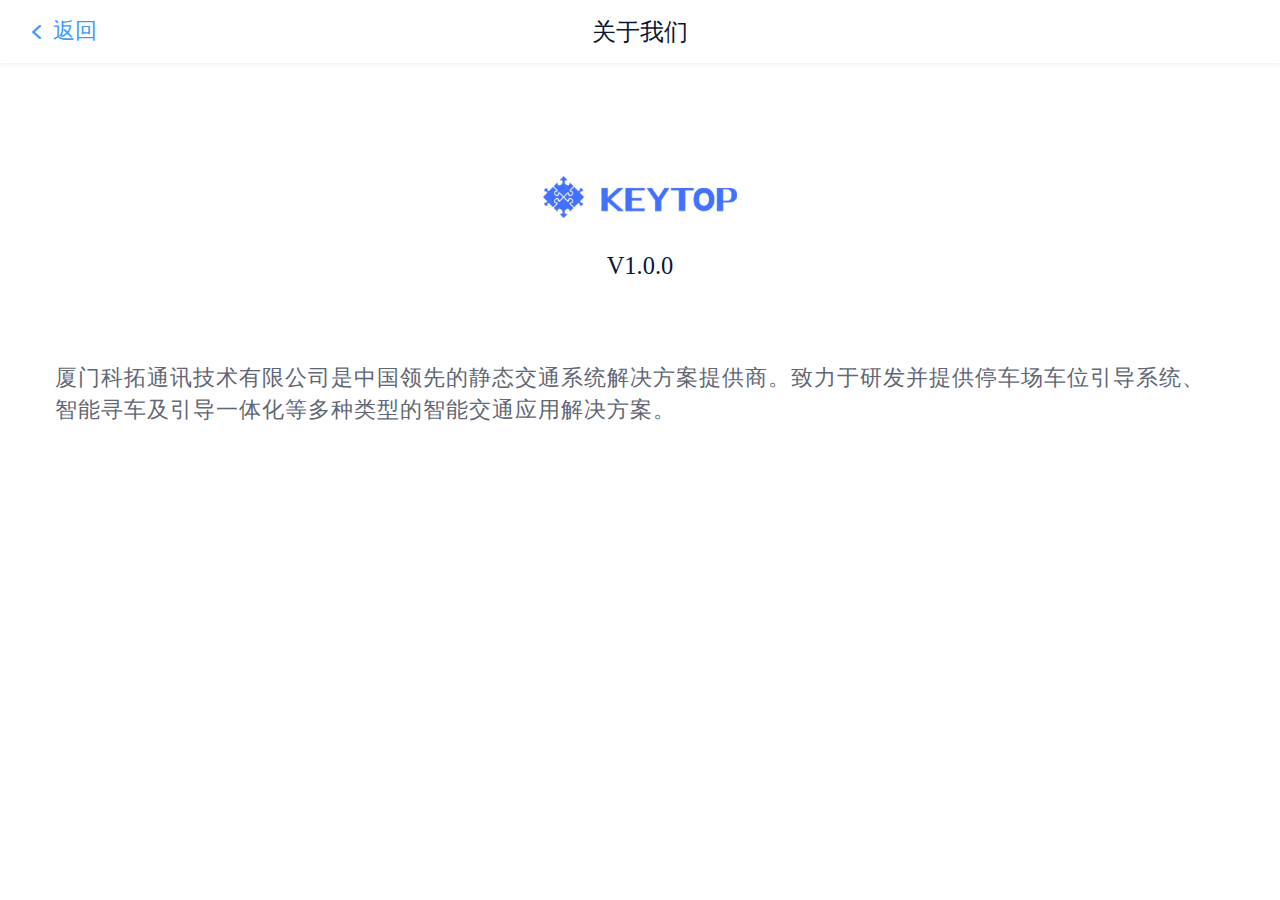
<file: about.html>
<!DOCTYPE html>
<html lang="en">
<head>
    <meta charset="UTF-8">
    <meta name="viewport" content="width=device-width, initial-scale=1.0, maximum-scale=1.0, user-scalable=no">
    <title>关于我们</title>
    <link rel="stylesheet" href="css/reset.css" />
    <link rel="stylesheet" href="css/common.css" />
    <script type="text/javascript" src="js/flexible/flexible.js" ></script>
</head>
<body class="col-black1">
<header class="common-hd">
    <div class="tit">
        <span class="return">返回</span>
        关于我们
    </div>
</header>
<article>
    <div class="about-main">
        <img src="images/aboutme_logo.png">
        <p class="about-version">V1.0.0</p>
        <p class="about-cont">厦门科拓通讯技术有限公司是中国领先的静态交通系统解决方案提供商。致力于研发并提供停车场车位引导系统、智能寻车及引导一体化等多种类型的智能交通应用解决方案。</p>
    </div>

</article>

</body>
</html>
</file>
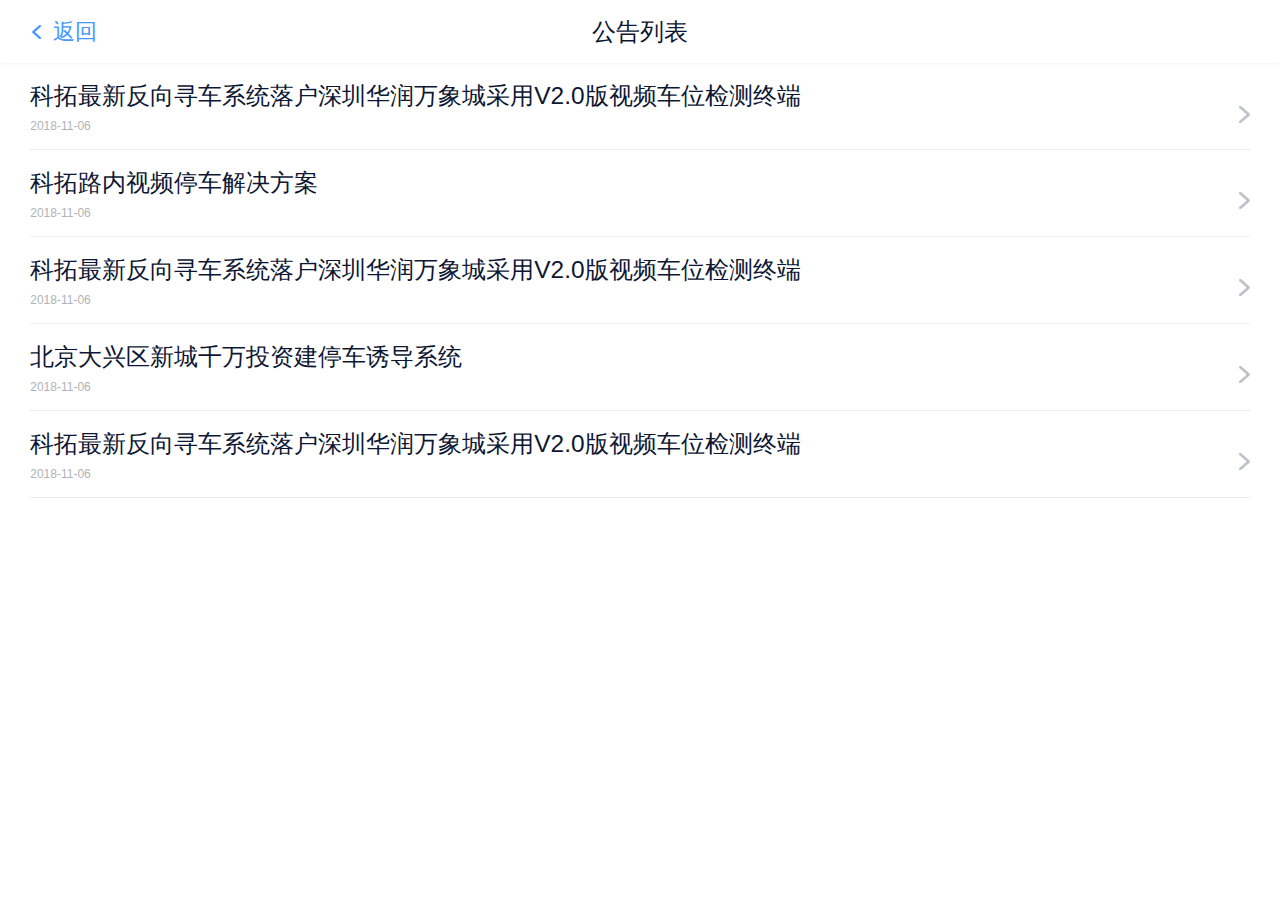
<file: notice-list.html>
<!DOCTYPE html>
<html lang="en">
<head>
    <meta charset="UTF-8">
    <meta name="viewport" content="width=device-width, initial-scale=1.0, maximum-scale=1.0, user-scalable=no">
    <title>公告列表</title>
    <link rel="stylesheet" href="css/reset.css" />
    <link rel="stylesheet" href="css/style.css" />
    <script type="text/javascript" src="js/flexible/flexible.js" ></script>
</head>
<body class="col-black1">
<header class="common-hd">
    <div class="tit">
        <span class="return">返回</span>
        公告列表
    </div>
</header>
<article>
    <ul class="notice-items">
        <li>
            <a href="notice-show.html">
                <span>科拓最新反向寻车系统落户深圳华润万象城采用V2.0版视频车位检测终端</span>
                <i>2018-11-06</i>
            </a>
        </li>
        <li>
            <a href="notice-show.html">
                <span>科拓路内视频停车解决方案</span>
                <i>2018-11-06</i>
            </a>
        </li>
        <li>
            <a href="notice-show.html">
                <span>科拓最新反向寻车系统落户深圳华润万象城采用V2.0版视频车位检测终端</span>
                <i>2018-11-06</i>
            </a>
        </li>
        <li>
            <a href="notice-show.html">
                <span>北京大兴区新城千万投资建停车诱导系统</span>
                <i>2018-11-06</i>
            </a>
        </li>
        <li>
            <a href="notice-show.html">
                <span>科拓最新反向寻车系统落户深圳华润万象城采用V2.0版视频车位检测终端</span>
                <i>2018-11-06</i>
            </a>
        </li>
    </ul>

</article>

</body>
</html>
</file>
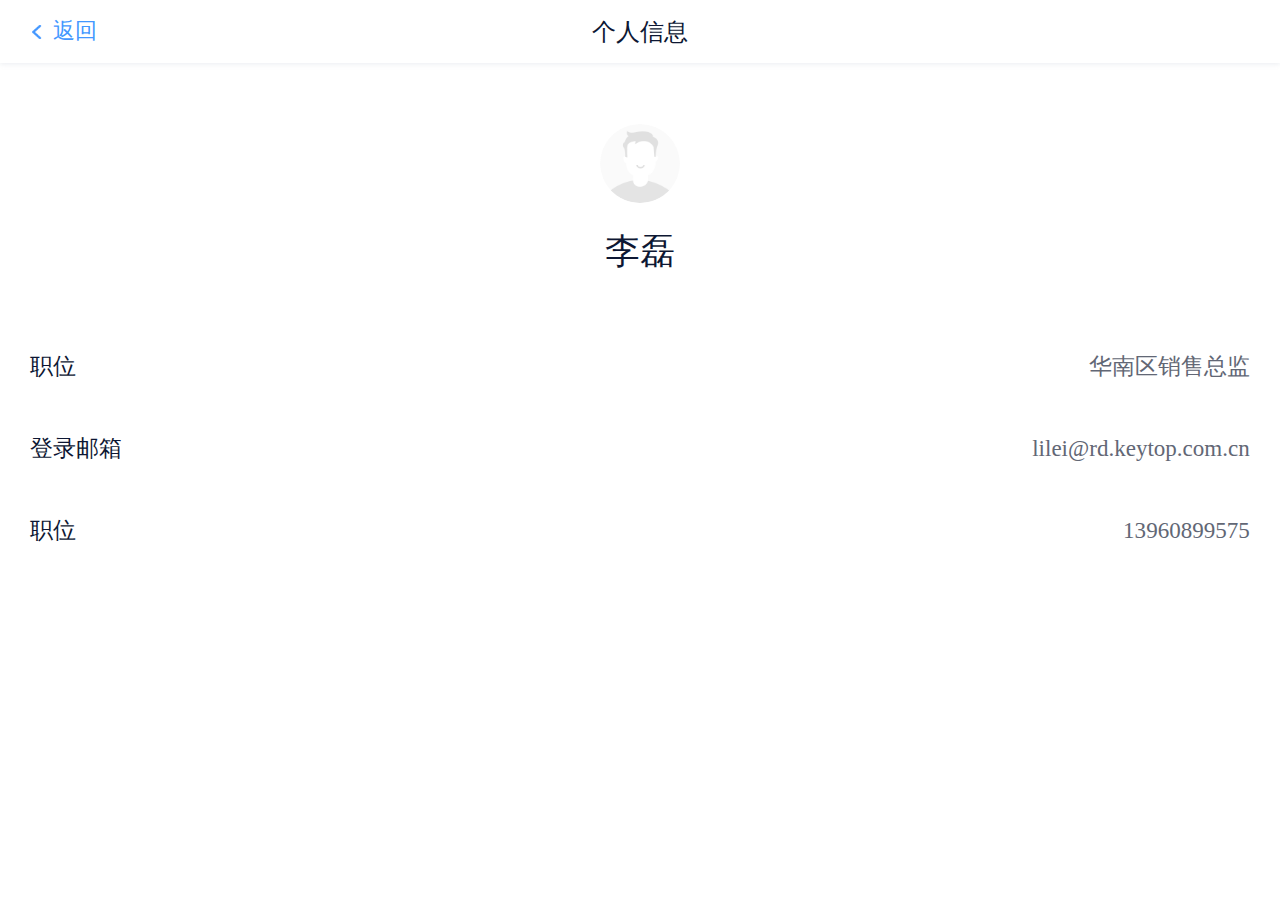
<file: personInfo.html>
<!DOCTYPE html>
<html lang="en">
<head>
    <meta charset="UTF-8">
    <meta name="viewport" content="width=device-width, initial-scale=1.0, maximum-scale=1.0, user-scalable=no">
    <title>个人信息</title>
    <link rel="stylesheet" href="css/reset.css" />
    <link rel="stylesheet" href="css/common.css" />
    <script type="text/javascript" src="js/flexible/flexible.js" ></script>
</head>
<body class="col-black1">
<header class="common-hd">
    <div class="tit">
        <span class="return">返回</span>
        个人信息
    </div>
</header>
<article>
    <div class="personInfo-photo">
        <img src="images/porfile_avatar.png">
    </div>
    <p class="personInfo-name">李磊</p>
    <ul class="personInfo-basic">
        <li>职位<span>华南区销售总监</span></li>
        <li>登录邮箱<span>lilei@rd.keytop.com.cn</span></li>
        <li>职位<span>13960899575</span></li>
    </ul>

</article>

</body>
</html>
</file>
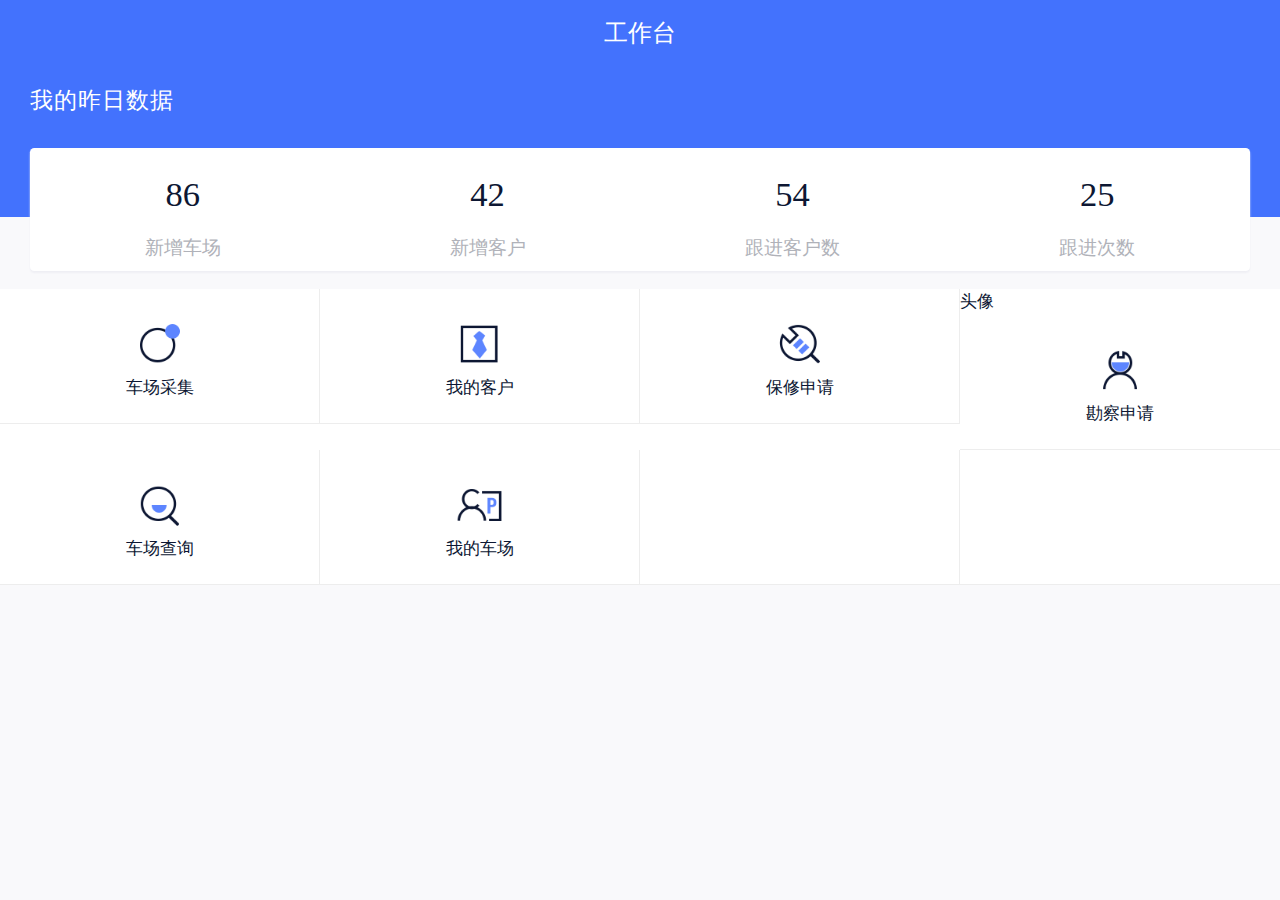
<file: workbench.html>
<!DOCTYPE html>
<html>
	<head>
		<meta charset="UTF-8">
        <meta name="viewport" content="width=device-width, initial-scale=1.0, maximum-scale=1.0, user-scalable=no">
        <title>工作台</title>
        <link rel="stylesheet" href="css/reset.css" />
		<link rel="stylesheet" href="css/common.css" />
		<script type="text/javascript" src="js/flexible/flexible.js" ></script>
	</head>
	<body class="bg-f9">
    <header class="blue-hd">
        <div class="tit">工作台</div>
        <p class="headline">我的昨日数据</p>
        <div class="hd-block">
            <ul>
                <li>
                    <p>86</p>
                    <span>新增车场</span>
                </li>
                <li>
                    <p>42</p>
                    <span>新增客户</span>
                </li>
                <li>
                    <p>54</p>
                    <span>跟进客户数</span>
                </li>
                <li>
                    <p>25</p>
                    <span>跟进次数</span>
                </li>
            </ul>
        </div>
    </header>
    <article class="blue-art">
        <ul class="workbench-nav clearfix">
            <li>
                <img src="images/wd_ic_cccj.png">
                <p>车场采集</p>
            </li>
            <li>
                <img src="images/wd_ic_wdkh.png">
                <p>我的客户</p>
            </li>
            <li>
                <img src="images/wd_ic_bxsq.png">
                <p>保修申请</p>
            </li>头像
            <li style="border-right:none">
                <img src="images/wd_ic_kcsq.png">
                <p>勘察申请</p>
            </li>
            <li>
                <img src="images/wd_ic_cccx.png">
                <p>车场查询</p>
            </li>
            <li>
                <img src="images/wd_ic_wdcc.png">
                <p>我的车场</p>
            </li>
            <li></li>
            <li style="border-right:none"></li>
        </ul>
    </article>
    <script src="js/jquery-3.3.1.min.js"></script>
    <script>

    </script>

	</body>
</html>
</file>
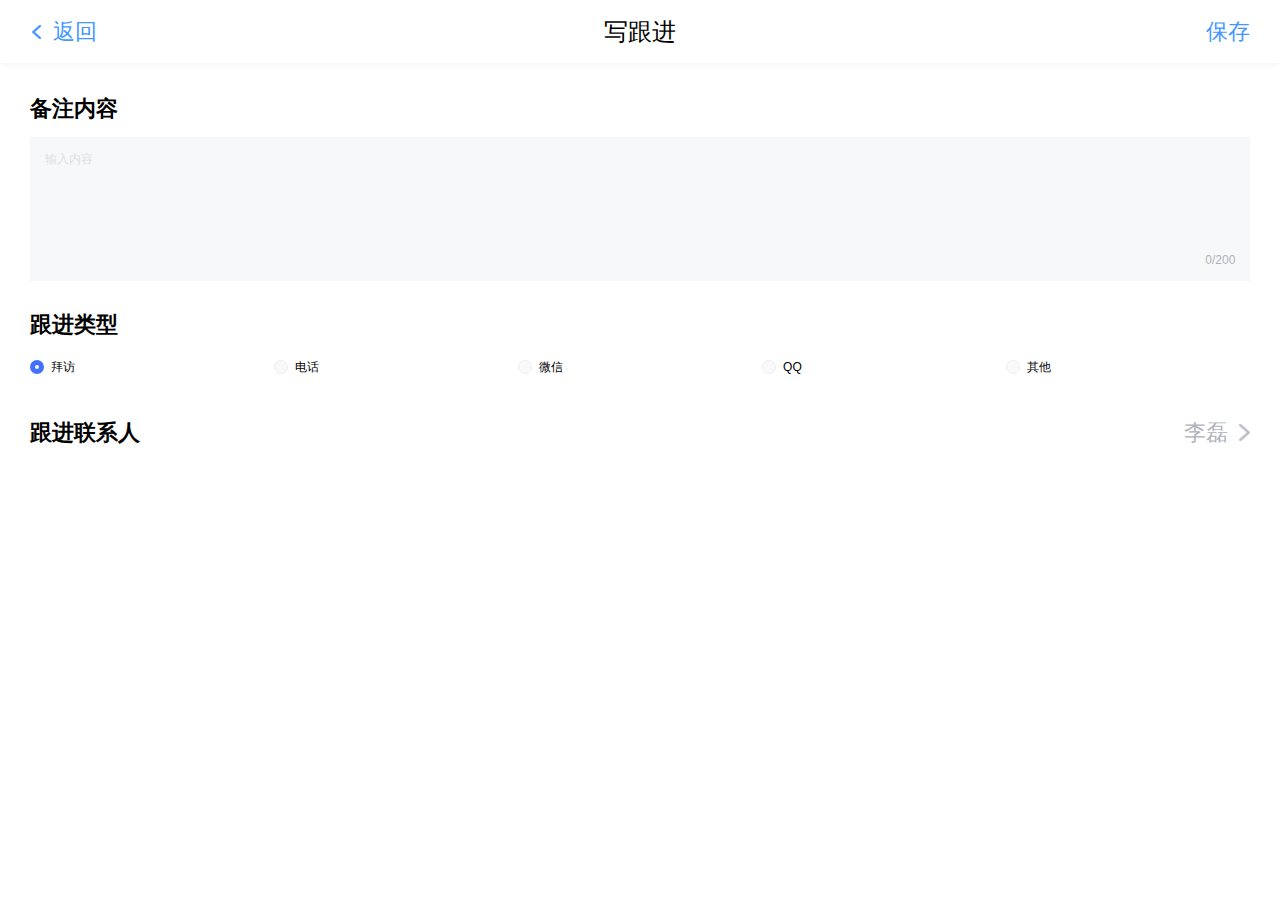
<file: customer/customer-follow.html>
<!DOCTYPE html>
<html lang="en">
<head>
    <meta charset="UTF-8">
    <meta name="viewport" content="width=device-width, initial-scale=1.0, maximum-scale=1.0, user-scalable=no">
    <title>写跟进</title>
    <link rel="stylesheet" href="../css/reset.css" />
    <link rel="stylesheet" href="../css/style.css" />
    <script type="text/javascript" src="../js/flexible/flexible.js" ></script>
    <link rel="stylesheet" type="text/css" href="../css/jquery-weui.min.css">
</head>
<body>
<header class="common-hd">
    <div class="tit">
        <span class="return">返回</span>
        写跟进
        <a class="add" href="customer.html">保存</a>
    </div>
</header>
<article>
    <dl class="customer-info-items">
        <dt>备注内容</dt>
        <dd class="relative"><span class="count-num">0/200</span><p contenteditable="true" class="contentedit" placeholder="输入内容"></p></dd>
        <dt>跟进类型</dt>
        <dd class="follow-radio-box">
            <label class="radio" for="radio1"><input type="radio" id="radio1" name="contacts-radio" checked>拜访</label>
            <label class="radio" for="radio2"><input type="radio" id="radio2" name="contacts-radio">电话</label>
            <label class="radio" for="radio3"><input type="radio" id="radio3" name="contacts-radio">微信</label>
            <label class="radio" for="radio4"><input type="radio" id="radio4" name="contacts-radio">QQ</label>
            <label class="radio" for="radio5"><input type="radio" id="radio5" name="contacts-radio">其他</label>
        </dd>
        <dt onclick="follow('112')" class="follow-contacts">跟进联系人<span class="follow-contacts-sel">李磊</span></dt>
    </dl>
</article>


<article class="right-slide slide-none sel-follow">
    <p class="right-slide-title">跟进联系人</p>
    <ul class="customer-info-contacts">
        <li class="on c111" data-id="111">
            <span class="name">李雷</span>
            <span class="tel">13699552222</span>
        </li>
        <li class="c112" data-id="112">
            <span class="name">李雷</span>
            <span class="tel">13699552222</span>
        </li>
    </ul>
</article>

<div class="cover none"></div>

</body>
<script src="../js/jquery-3.3.1.min.js"></script>
<script src="../static/common.js"></script>
<script src="../static/customer.js"></script>

</html>
</file>
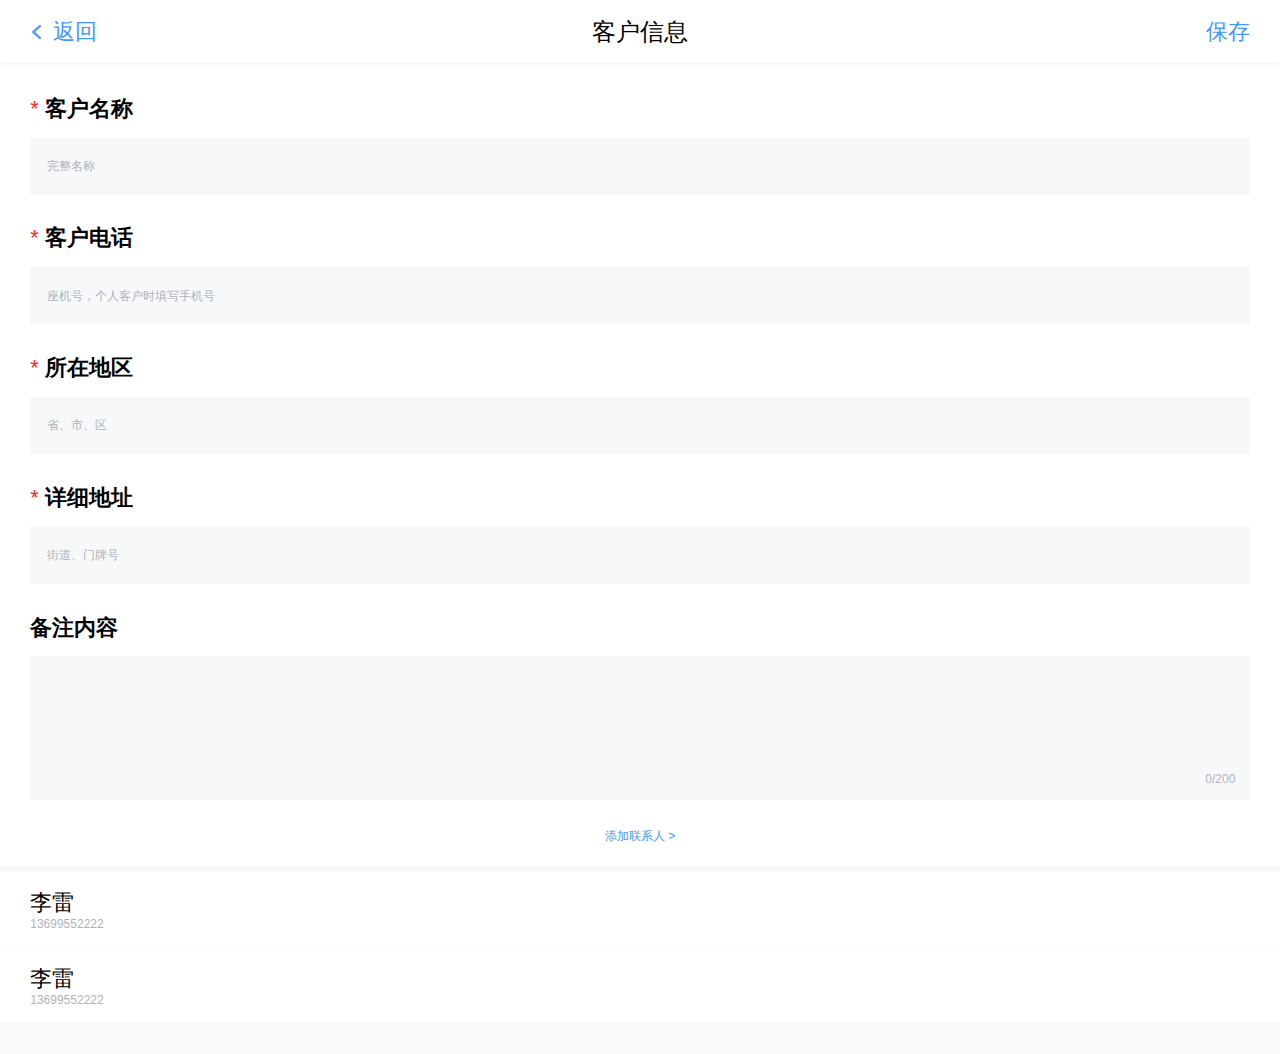
<file: customer/customer-info.html>
<!DOCTYPE html>
<html lang="en">
<head>
    <meta charset="UTF-8">
    <meta name="viewport" content="width=device-width, initial-scale=1.0, maximum-scale=1.0, user-scalable=no">
    <title>客户信息</title>
    <link rel="stylesheet" href="../css/reset.css" />
    <link rel="stylesheet" href="../css/style.css" />
    <script type="text/javascript" src="../js/flexible/flexible.js" ></script>
    <link rel="stylesheet" type="text/css" href="../css/jquery-weui.min.css">
</head>
<body>
<header class="common-hd">
    <div class="tit">
        <span class="return">返回</span>
        客户信息
        <a class="add" href="customer.html">保存</a>
    </div>
</header>
<article>
    <dl class="customer-info-items">
        <dt><i>*</i>客户名称</dt>
        <dd><input type="text" placeholder="完整名称"></dd>
        <dt><i>*</i>客户电话</dt>
        <dd><input type="text" placeholder="座机号，个人客户时填写手机号"></dd>
        <dt><i>*</i>所在地区</dt>
        <dd><input type="text" id="city-picker" placeholder="省、市、区" readonly></dd>
        <dt><i>*</i>详细地址</dt>
        <dd><input type="text" placeholder="街道、门牌号"></dd>
        <dt>备注内容</dt>
        <dd class="relative"><span class="count-num">0/200</span><p contenteditable="true" class="contentedit clear-mb"></p></dd>
    </dl>
</article>
<article>
    <p class="add-contacts-btn" onclick="contacts()">添加联系人 ></p>
    <ul class="customer-info-contacts bg-f9">
        <li onclick="contacts('111')">
            <span class="name">李雷</span>
            <span class="tel">13699552222</span>
        </li>
        <li onclick="contacts('222')">
            <span class="name">李雷</span>
            <span class="tel">13699552222</span>
        </li>
    </ul>
</article>

<!-- <article class="right-slide slide-none">
    <p class="right-slide-title">选择客户**勘察申请页面使用</p>
    <ul class="customer-card-list">
        <li class="on">
            <span class="name">台湾科技企业育成中心</span>
            <span class="address">福建省厦门市思明区虎园路25号</span>
            <span class="tel">0592-3435213</span>
        </li>
        <li>
            <span class="name">台湾科技企业育成中心</span>
            <span class="address">福建省厦门市思明区虎园路25号</span>
            <span class="tel">0592-3435213</span>
        </li>
        <li>
            <span class="name">台湾科技企业育成中心</span>
            <span class="address">福建省厦门市思明区虎园路25号</span>
            <span class="tel">0592-3435213</span>
        </li>
        <li>
            <span class="name">台湾科技企业育成中心</span>
            <span class="address">福建省厦门市思明区虎园路25号</span>
            <span class="tel">0592-3435213</span>
        </li>
    </ul>
</article> -->

<article class="right-slide slide-none add-contacts">
    <p class="right-slide-title">添加联系人</p>
    <dl class="customer-info-items pd-1rem">
        <dt>姓名</dt>
        <dd><input type="text" placeholder=""></dd>
        <dt>手机号</dt>
        <dd><input type="text" placeholder=""></dd>
        <dt>邮箱</dt>
        <dd><input type="text" placeholder=""></dd>
        <dt>部门</dt>
        <dd><input type="text" placeholder=""></dd>
        <dt>职位</dt>
        <dd><input type="text" placeholder=""></dd>
        <dt>对客户的影响力</dt>
        <dd>
            <label class="radio" for="radio1"><input type="radio" id="radio1" name="contacts-radio" checked>极高</label>
            <label class="radio" for="radio2"><input type="radio" id="radio2" name="contacts-radio">高</label>
            <label class="radio" for="radio3"><input type="radio" id="radio3" name="contacts-radio">中</label>
        </dd>
    </dl>
    <button class="right-slide-btn transition" type="button" name="button">保存</button>
</article>
<div class="cover needclose none"></div>

</body>
<script src="../js/jquery-3.3.1.min.js"></script>
<script src="../static/common.js"></script>
<script src="../static/customer.js"></script>
<script src="../js/city-picker/jquery-weui.min.js"></script>
<script src="../js/city-picker/city-picker.min.js"></script>
<script>
    $("#city-picker").cityPicker({
        title: "选择省、市、区",
    });
</script>
</html>
</file>
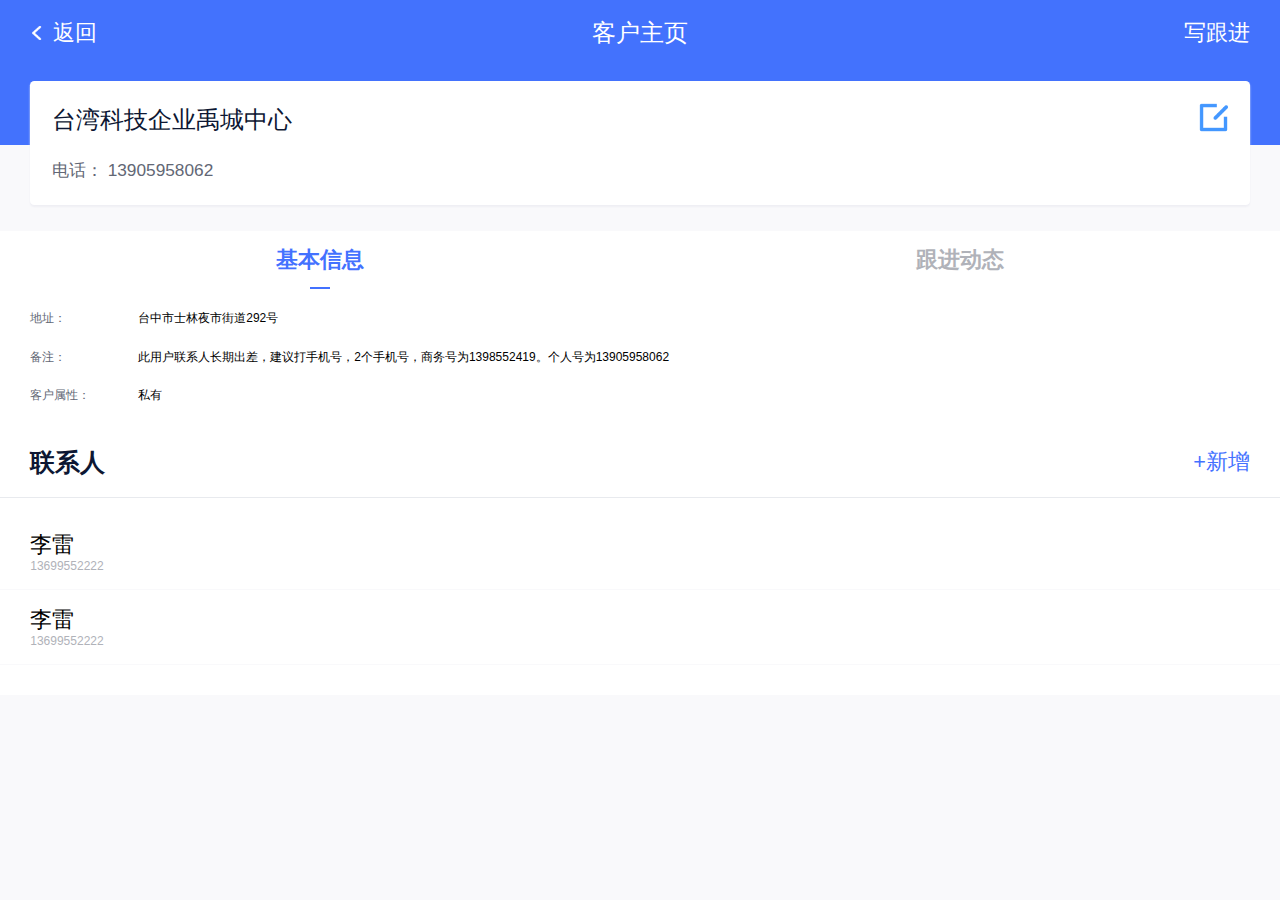
<file: customer/customer.html>
<!DOCTYPE html>
<html>
	<head>
		<meta charset="UTF-8">
        <meta name="viewport" content="width=device-width, initial-scale=1.0, maximum-scale=1.0, user-scalable=no">
        <title>客户主页</title>
        <link rel="stylesheet" href="../css/reset.css" />
		<link rel="stylesheet" href="../css/style.css" />
		<link rel="stylesheet" href="../css/swiper.css" />
		<script type="text/javascript" src="../js/flexible/flexible.js" ></script>
	</head>
	<body class="bg-f9">
    <header class="blue-hd blue-hd-small">
        <div class="tit">
			<span class="return">返回</span>
			客户主页
			<a class="add" href="customer-follow.html">写跟进</a>
		</div>
        <dl class="hd-block customer-card relative">
			<a class="edit-btn" href="customer-info.html"><img src="../images/btn_edit.png"></a>
            <dt>台湾科技企业禹城中心</dt>
			<dd>电话：  13905958062</dd>
        </dl>
    </header>
    <article class="customer-swiper relative">
		<ul class="tabs-nav">
			<li class="on">基本信息<span></span></li>
			<li>跟进动态<span></span></li>
		</ul>
		<div class="tabs-tab tabs-on">
			<ul class="tabs-main">
				<li>
					<span class="tit">地址：</span>
					<span class="mes">台中市士林夜市街道292号</span>
				</li>
				<li>
					<span class="tit">备注：</span>
					<span class="mes">此用户联系人长期出差，建议打手机号，2个手机号，商务号为1398552419。个人号为13905958062</span>
				</li>
				<li>
					<span class="tit">客户属性：</span>
					<span class="mes">私有</span>
				</li>
			</ul>
			<p class="tabs-titleline">联系人<a href="javascript:void(0)" onclick="contacts()">+新增</a></p>
			<ul class="customer-info-contacts">
				<li onclick="contacts('111')">
		            <span class="name">李雷</span>
		            <span class="tel">13699552222</span>
		        </li>
		        <li onclick="contacts('222')">
		            <span class="name">李雷</span>
		            <span class="tel">13699552222</span>
		        </li>
			</ul>
		</div>
		<div class="tabs-tab">
			<ul class="tabs-follow">
				<li>
					<span class="time">2019-09-09 12:35:55</span>
					<span class="tit">跟进类型：</span>
					<span class="mes">电话</span>
					<span class="tit">联系人：</span>
					<span class="mes">李磊</span>
					<span class="tit">进度内容：</span>
					<span class="mes">安排沟通后，客户表示接受报价，让我们快点安排安装设备。</span>
				</li>
				<li>
					<span class="time">2019-09-09 12:35:55</span>
					<span class="tit">跟进类型：</span>
					<span class="mes">电话</span>
					<span class="tit">联系人：</span>
					<span class="mes">李磊</span>
					<span class="tit">进度内容：</span>
					<span class="mes">安排沟通后，客户表示接受报价，让我们快点安排安装设备。</span>
				</li>
			</ul>
		</div>
    </article>
	<article class="right-slide slide-none add-contacts">
	    <p class="right-slide-title">添加联系人</p>
	    <dl class="customer-info-items pd-1rem">
	        <dt>姓名</dt>
	        <dd><input type="text" placeholder=""></dd>
	        <dt>手机号</dt>
	        <dd><input type="text" placeholder=""></dd>
	        <dt>邮箱</dt>
	        <dd><input type="text" placeholder=""></dd>
	        <dt>部门</dt>
	        <dd><input type="text" placeholder=""></dd>
	        <dt>职位</dt>
	        <dd><input type="text" placeholder=""></dd>
	        <dt>对客户的影响力</dt>
	        <dd>
	            <label class="radio" for="radio1"><input type="radio" id="radio1" name="contacts-radio" checked>极高</label>
	            <label class="radio" for="radio2"><input type="radio" id="radio2" name="contacts-radio">高</label>
	            <label class="radio" for="radio3"><input type="radio" id="radio3" name="contacts-radio">中</label>
	        </dd>
	    </dl>
	    <button class="right-slide-btn transition" type="button" name="button">保存</button>
	</article>
	<div class="cover needclose none"></div>
    <script src="../js/jquery-3.3.1.min.js"></script>
	<script src="../static/common.js"></script>
	<script src="../static/customer.js"></script>
	</body>
</html>
</file>
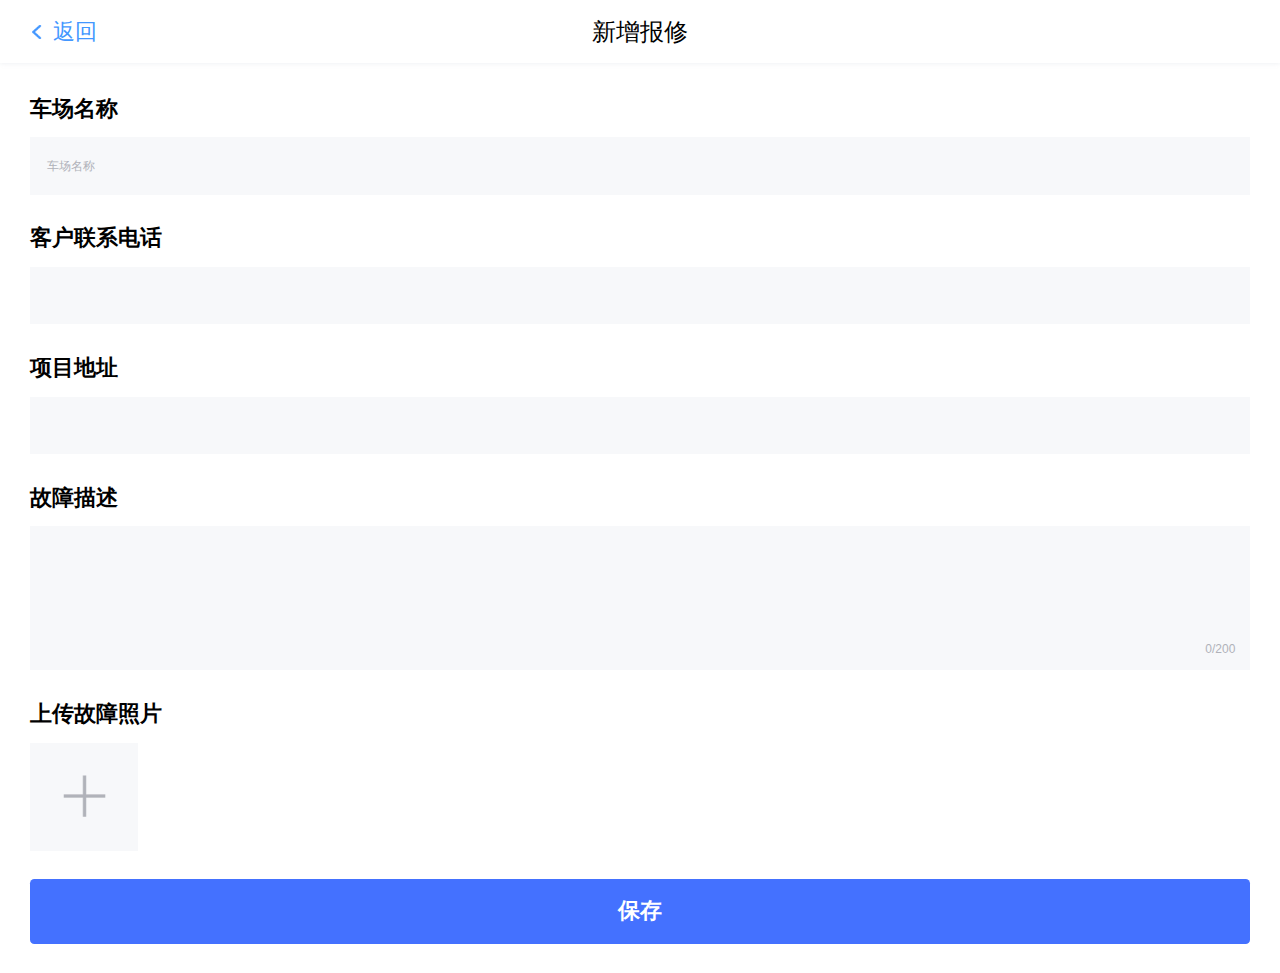
<file: repair/repair-add.html>
<!DOCTYPE html>
<html lang="en">
<head>
    <meta charset="UTF-8">
    <meta name="viewport" content="width=device-width, initial-scale=1.0, maximum-scale=1.0, user-scalable=no">
    <title>新增报修</title>
    <link rel="stylesheet" href="../css/reset.css" />
    <link rel="stylesheet" href="../css/style.css" />
    <script type="text/javascript" src="../js/flexible/flexible.js" ></script>
    <link rel="stylesheet" type="text/css" href="../css/jquery-weui.min.css">
</head>
<body>
<header class="common-hd">
    <div class="tit">
        <span class="return">返回</span>
        新增报修
    </div>
</header>
<article>
    <dl class="customer-info-items">
        <dt>车场名称</dt>
        <dd><input type="text" placeholder="车场名称"></dd>
        <dt>客户联系电话</dt>
        <dd><input type="text" placeholder=""></dd>
        <dt>项目地址</dt>
        <dd><input type="text" placeholder=""></dd>
        <dt>故障描述</dt>
        <dd class="relative"><span class="count-num">0/200</span><p contenteditable="true" class="contentedit"></p></dd>
        <dt>上传故障照片</dt>
        <dd class="upload-pic-box over-x">
            <span class="add-upload-pic"></span>
        </dd>
        <p class="full-btn">保存</p>
    </dl>
</article>

</body>
<script src="../js/jquery-3.3.1.min.js"></script>
<script src="../static/common.js"></script>
<script src="../static/customer.js"></script>
<script src="../js/city-picker/jquery-weui.min.js"></script>
<script src="../js/city-picker/city-picker.min.js"></script>
<script>
    $("#city-picker").cityPicker({
        title: "选择省、市、区",
    });
</script>
</html>
</file>
<file: css/common.css>
.common-hd{height: .88rem;line-height: .88rem;box-shadow: 0px 1px 5px rgba(229, 231, 236,0.8);text-align: center;font-size: .34rem;}
.common-hd .return{position: absolute;left: .42rem; color:#4397ff;font-size: .3rem;background: url("../images/nav_return.png")left no-repeat;background-size: .2rem .28rem; padding-left:.32rem; }
.blue-hd{background-color: #4372fd;color: #fff;font-size: .34rem;height: 3.01rem;}
.blue-hd .tit{height: .93rem;line-height: .93rem;text-align: center;}
.blue-hd .headline{padding:.22rem .42rem;font-size: .32rem;letter-spacing: 1px;}
.blue-hd .hd-block{position: absolute; margin:.2rem .42rem;background-color: #fff;height: 1.72rem;border-radius: .06rem;width: calc(100% - .84rem);box-shadow: 0px 2px 2px rgba(239,239,244,1)}
.blue-art{margin-top:1rem;}
.blue-hd .hd-block li{float: left;width: 25%;text-align: center;}
.blue-hd .hd-block li p{font-size: .48rem;color:#0d1733;margin:.3rem 0 .1rem;}
.blue-hd .hd-block li span{color:#b0b2b9;font-size: .26rem;}
.col-black1{color:#0d1733}

/*工作台*/
.workbench-nav{background-color:white;color:#0d1733;font-size: .24rem;}
.workbench-nav li{float: left;width: 25%;height: 1.88rem;text-align: center;border-right:solid 1px #ededed;border-bottom:solid 1px #ededed;}
.workbench-nav li img{width: .64rem;margin-top:.45rem;}

/*person*/
.person-hd .tit{height: .78rem;line-height: .78rem;font-size: .34rem;color: #111;text-align: center}
.person-info{margin:.7rem .42rem 0;}
.person-basic{float: left;}
.person-photo{float: right;width: 1.4rem;height: 1.4rem;}
.person-photo img{width: 1.4rem;height:1.4rem;border-radius: .7rem;}
.person-name{font-size: .4rem;}
.person-job{font-size: .3rem;padding: .06rem 0 .02rem;}
.person-mail{font-size: .26rem;color:#b0b2b9;}
.person-bd{margin-top:1rem;}
.person-bd ul{margin:0 .42rem;font-size: .32rem;}
.person-bd ul li{line-height: 1.18rem;border-bottom:solid 1px #ededed;background: url("../images/icon-right.png")right no-repeat;background-size: .1rem .16rem;}
.person-bd .opinion{background:url("../images/") }

/*personInfo*/
.personInfo-photo{margin:.84rem 0 .25rem;text-align: center;}
.personInfo-photo img{width:1.1rem;height:1.1rem;border-radius: .55rem;}
.personInfo-name{text-align: center;font-size: .48rem;}
.personInfo-basic{margin:.65rem .42rem 0 .42rem;font-size: .32rem;}
.personInfo-basic li{line-height: 1.14rem;}
.personInfo-basic li span{float: right;color: #626775;}

/*about*/
.about-main{margin:1.57rem .76rem 0 .76rem;text-align: center;}
.about-main img{max-width: 2.7rem;}
.about-version{font-size: .34rem;margin: .35rem 0 1.07rem 0;}
.about-cont{color:#626775;font-size: .3rem;text-align: left;line-height: 1.5;letter-spacing: 1px;}

/*parkLocate*/
body{line-height: 1.5;}
.art-map{position: absolute;width: 100%;height: 100%; top: 0;padding-top:.88rem;}
.parkMap {width:100%; height: 100%; }
.map-tit-wrap{position: absolute;top: 1.18rem;z-index: 9;width: 100%;text-align: center;}
.map-tit{width:2.54rem;height:.56rem;line-height: .56rem;font-size: .26rem;background: rgba(0,0,0,.5);color: #fff;margin: 0 auto;border-radius: .04rem;;}
/*去掉高德地图版本号*/
.amap-copyright {opacity:0;}
.park-box{position: absolute;bottom:1.62rem;width:100%;}
.park-info{width: 6.66rem;margin: 0 auto;padding: .38rem .3rem;background: #fff;border-radius: .1rem;font-size: .26rem;line-height: .32rem;color:#626775}
.park-info p{margin-top:.08rem;}
.park-info-name{font-size:.34rem;line-height:.46rem;color:#0f0f10;margin-top: 0;}
.park-info p.park-info-person{margin-top:.26rem}

/*addPark*/
.font34{font-size: .34rem;line-height: .42rem;;}
.add-park{margin:.56rem;font-size: .3rem;}
.add-park-block{position: relative; margin: .18rem 0  .4rem;padding:0 .28rem; height: .84rem;background: #f7f8fa;color: #b0b2b9;}
.add-park-block input{height: .6rem;margin-top: .12rem;border:none;background: #f7f8fa;width: 100%;}
.add-park-block textarea{line-height: .36rem;margin-top:.38rem;height:1.8rem ; margin-top: .12rem;border:none;background: #f7f8fa;width: 100%;}
.add-park-block .surplus{position: absolute;width: 100%;right: .24rem; bottom: .18rem;font-size: .26rem;text-align: right;}
.geographic{margin:.24rem 0 .4rem;line-height: .42rem;;}
.geographic span{color:#b0b2b9;}
.add-park-photo{margin-top:.24rem;}
.add-park-photo li{float: left;width: 1.32rem;}
</file>
<file: css/style.css>
body{font-family:-apple-system-font,BlinkMacSystemFont,"Helvetica Neue","PingFang SC","Hiragino Sans GB","Microsoft YaHei UI","Microsoft YaHei",Arial,sans-serif;}
.relative{position: relative;}
.bg-white{background: #fff}
i{font-style: normal;}
a,label,li,p{text-decoration:none;-webkit-tap-highlight-color:transparent }
input[type="radio"]{appearance: none; -webkit-appearance: none}
input::-webkit-input-placeholder{color:#b0b2b9;}
input::-moz-placeholder{color:#b0b2b9;}
input:-moz-placeholder{color:#b0b2b9;}
input:-ms-input-placeholder{color:#b0b2b9;}
.fr{float: right;}
.pd-1rem{padding-bottom: 1rem}
.clear-mb{margin-bottom: 0 !important}
.over-x{overflow: hidden;}
.cover{position: fixed; top: 0; right: 0; bottom: 0; left: 0; z-index: 100; background: rgba(0,0,0,.7)}
.none{display: none}
.transition{-ms-transition:all .3s;-o-transition:all .3s;-webkit-transition:all .3s;-moz-transition:all .3s;transition:all .3s;}
.contentedit:empty:before{content:attr(placeholder);color: #e0e0e0;}
.contentedit:focus{content:none;}
.full-btn{width: 100%; height: .9rem; line-height: .9rem; background:#4471ff; color: #fff; text-align: center; margin: .4rem 0; border-radius: .06rem; font-size: .3rem; font-weight: bold}
.common-hd{height: .88rem;line-height: .88rem;box-shadow: 0 0 5px rgba(229, 231, 236,0.8);text-align: center;font-size: .34rem;}
.common-hd .return{position: absolute;left: .42rem; color:#4397ff;font-size: .3rem;background: url("../images/nav_return.png")left no-repeat;background-size: .2rem .28rem; padding-left:.32rem; }
.common-hd .add{position: absolute;right: .42rem; color:#4397ff;font-size: .3rem}
.blue-hd{background-color: #4372fd;color: #fff;font-size: .34rem;height: 3.01rem;}
.blue-hd-small{height: 2.01rem;}
.blue-hd .return{position: absolute;left: .42rem; color:#fff;font-size: .3rem;background: url("../images/nav_return_white.png")left no-repeat;background-size: .2rem .28rem; padding-left:.32rem; }
.blue-hd .add{position: absolute;right: .42rem; color:#fff;font-size: .3rem}
.blue-hd .tit{height: .93rem;line-height: .93rem;text-align: center;}
.blue-hd .search-box{padding: .22rem .42rem}
.blue-hd .search-box input{width: 87%; height: .69rem; background: #fff url("../images/nav_ic_search.png") right .26rem center no-repeat; background-size:  .32rem;border: 0; outline: none; padding: 0; border-radius: .06rem; font-size: .26rem; text-indent: .42rem}
.blue-hd .search-box .search-news{height: .69rem; width: .69rem;display: block; float: right; line-height: .69rem; text-align: right;}
.blue-hd .search-box .search-news img{vertical-align: middle;width: .4rem}
.search-box input::-webkit-input-placeholder{color:#a0a8c1;}
.search-box input::-moz-placeholder{color:#a0a8c1;}
.search-box input:-moz-placeholder{color:#a0a8c1;}
.search-box input:-ms-input-placeholder{color:#a0a8c1;}
.blue-hd .headline{padding:.22rem .42rem;font-size: .32rem;letter-spacing: 1px;}
.blue-hd .hd-block{position: absolute; margin:.2rem .42rem;background-color: #fff;height: 1.72rem;border-radius: .06rem;width: calc(100% - .84rem);box-shadow: 0px 2px 2px rgba(239,239,244,1)}
.blue-art{margin-top:1rem;}
.blue-hd .hd-block li{float: left;width: 25%;text-align: center;}
.blue-hd .hd-block li p{font-size: .48rem;color:#0d1733;margin:.3rem 0 .1rem;}
.blue-hd .hd-block li span{color:#b0b2b9;font-size: .26rem;}
.col-black1{color:#0d1733}


/*右侧弹出*/
.right-slide{position: fixed; top: 0; right: 0; bottom: 0; left: .9rem; z-index: 101; background: #fff; overflow-x: hidden;overflow-y: scroll;-ms-transition:all .3s;-o-transition:all .3s;-webkit-transition:all .3s;-moz-transition:all .3s;transition:all .3s;}
.slide-none{position: fixed; top: 0; right: 0; bottom: 0; left: 100%; z-index: 101; background: #fff; overflow-x: hidden;overflow-y: scroll;}
.right-slide-title{width: 100%; height: .69rem; line-height: .69rem; font-size: .36rem; font-weight: bold; margin: .22rem .42rem}
.right-slide .customer-info-items label{width: 32%; height: .8rem; display: inline-block; line-height: .8rem}
.radio input[type='radio']{width: 14px; height: 14px; border-radius: 14px; margin-right: .1rem;background: #f9f9fb; border: 1px solid #eee}
.radio input[type='radio']:checked{width: 14px; height: 14px; border-radius: 14px;border: 5px #4371ff solid}
.right-slide-btn{position: fixed; right: 0; left: .9rem; bottom: 0;height: 1rem; width:100%;background: #fff;border: 0; outline: none; padding: 0;border-top: 1px solid #dedede; color: #4397ff; font-size: .3rem}
.slide-none .right-slide-btn{position: fixed;left: 100%}
.right-slide .customer-card-list li{width: 100%; background: #fff; padding: .22rem .42rem;border-bottom: 1px solid #dedede}
.right-slide .customer-card-list li .name{width: 100%;font-size: .3rem; color: #0d1733; font-weight: bold; display: block;}
.right-slide .customer-card-list li .address,.customer-card-list li .tel{width: 100%; display: block; color: #626775; font-size: .26rem; margin-top: .1rem}
.right-slide .customer-card-list .on,.customer-info-contacts .on{background: url(../images/ic_selected.png) right .42rem center no-repeat; background-size: .3rem}

/*固定导航*/
.fixed-nav{position: fixed; bottom: 0; z-index: 20;width: 100%; height: .93rem; background: #fff; display: flex; box-shadow: 0px -2px 2px rgba(239,239,244,1);}
.fixed-nav .on{color: #4371ff}
.fixed-nav a{display: block; width: 33%; height: .93rem;flex-wrap: nowrap;justify-content:space-between; text-align: center; color: #b6b9c2}
.fixed-nav a i{padding: .2rem; background: url(../images/nav-sprite.png) center center no-repeat; background-size: .8rem; margin:.1rem auto 0 auto; display: inline-block;}
.fixed-nav a span{width: 100%; margin: 0 auto; display: block;}
.fixed-nav .nav-ico1{background-position: -.4rem 0}
.fixed-nav .nav-ico2{background-position: -.4rem -.4rem}
.fixed-nav .nav-ico3{background-position: -.4rem -.8rem}
.fixed-nav .on .nav-ico1{background-position: 0 0}
.fixed-nav .on .nav-ico2{background-position: 0 -.4rem}
.fixed-nav .on .nav-ico3{background-position: 0 -.8rem}
/*首页*/
.index-swiper{margin-top: 1.2rem}
.index-swiper .slide-tit{width: 100%; font-size: .26rem}
.index-swiper canvas{width: 100% !important; height: 3rem !important}
.titleline{height: 1rem;line-height: 1rem; margin: .42rem .42rem .22rem .42rem;font-size: .35rem;color: #0d1733; font-weight: bold; text-align: left; border-bottom: 1px solid #e8eaee}
.items-box li{padding: 0 .42rem .22rem .42rem; overflow: hidden}
.items-box li .img{width: .8rem; height: .8rem; border-radius: 1rem; display: block;float: left; margin-right: .4rem}
.items-box li .items-name{height: .5rem; display: list-item; color: #0d1733; font-size: .3rem}
.items-box li .items-name i{color: #b6b9c2; font-size: .26rem}
.items-box li .items-mes{height: .5rem; display: list-item;border-bottom: 1px solid #e8eaee;margin-left: 1.2rem; color: #626775}
/*公告*/
.notice-items li{margin:.22rem .42rem; padding:0 .2rem .22rem 0; background: url(../images/icon-right.png) right center no-repeat; background-size: .15rem; border-bottom: 1px solid #ededed}
.notice-items li span{width: 100%; color: #0d1733; display: block; font-size: .34rem}
.notice-items li i{color: #b0b2b9; margin-top: .1rem; width: 100%; display: block;}
.notice-show{margin:.42rem;}
.notice-show .notice-tit{width: 100%; color: #0d1733; display: block; font-size: .34rem}
.notice-show .notice-time{color: #b0b2b9; margin-top: .1rem; width: 100%; display: block;}
.notice-show .notice-wen{font-size: .26rem; margin-top: .42rem; line-height: .5rem}
.notice-show .notice-wen img{display: block; margin: .22rem auto}
/*我的客户*/
.customer-card dt{color: #0d1733;margin: .3rem .3rem .1rem .3rem;}
.customer-card dd{color: #626775;margin: .3rem .3rem .1rem .3rem; font-size: .24rem}
.customer-card .edit-btn{position: absolute; top: .3rem; right: .3rem; width: .4rem; height: .4rem}
.customer-card .edit-btn img{width: 100%}
.customer-swiper{margin-top: 1.2rem; background: #fff; overflow-x: hidden; overflow: hidden;}
.tabs-tab{height: 0; overflow: hidden;}
.tabs-on{height: auto;}
.tabs-nav{width: 100%; height: .8rem}
.tabs-nav li{width: 50%; display: inline-block; float: left; text-align: center; height: .8rem; line-height: .8rem; position: relative; font-size: .3rem; color: #b0b2b9; font-weight: bold;}
.tabs-nav .on{color: #4371ff}
.tabs-nav .on span{position: absolute; left: 50%; bottom: 0; width: 20px; height: 2px; background: #4371ff; margin-left: -10px}
.tabs-main{margin: .3rem .42rem 0 .42rem}
.tabs-main li{margin-bottom: .3rem}
.tabs-main li .tit{width: 1.5rem; display: block; float: left; color: #626775}
.tabs-main li .mes{margin-left: 1.5rem; display: list-item;}
.tabs-follow{margin: 0 .42rem}
.tabs-follow li{padding: .3rem 0; border-bottom: 1px solid #e8eaee}
.tabs-follow li .time{width: 100%; display: block; float: left; color: #626775;margin-bottom: .1rem}
.tabs-follow li .tit{width: 1.5rem; display: block; float: left; color: #626775;margin-bottom: .1rem}
.tabs-follow li .mes{margin-left: 1.5rem; display: list-item;margin-bottom: .1rem}
.tabs-titleline{height: 1rem;line-height: 1rem; margin: .22rem 0; padding: 0 .42rem;font-size: .35rem;color: #0d1733; font-weight: bold; text-align: left; border-bottom: 1px solid #e8eaee}
.tabs-titleline a{float: right; display: block; height: 1rem; color:#4371ff; font-size: .3rem; font-weight: normal;}
.customer-card-items li{width: calc(100% - .44rem);margin: .22rem; background: #fff;box-shadow: 0 0 5px rgba(239,239,244,1); padding: .22rem;border-radius: .06rem}
.customer-card-items li a{overflow: hidden; display: block;}
.customer-card-items li .name{width: 100%;font-size: .3rem; color: #0d1733; font-weight: bold; display: block;}
.customer-card-items li .address,.customer-card-items li .tel{width: 100%; display: block; color: #626775; font-size: .26rem; margin-top: .1rem}
.customer-card-items li .time{width: 100%; display: block; color: #b0b2b9; font-size: .24rem; margin-top: .1rem}
.customer-info-items{width: calc(100% - .84rem);margin: .42rem .42rem 0 .42rem }
.customer-info-items dt{width: 100%; font-size: .3rem; font-weight: bold;}
.customer-info-items dt i{color: #ff2626; width: .2rem; display: inline-block;}
.customer-info-items dd input[type=text]{width: 100%; height: .8rem;border: 0; outline: none; background: #f7f8fa; text-indent: .2rem; margin: .2rem 0 .4rem 0}
.customer-info-items dd .contentedit{width: 100%; min-height: 2rem;border: 0; outline: none; background: #f7f8fa; margin: .2rem 0 .4rem 0; padding: .2rem .2rem .5rem .2rem}
.customer-info-items dd .count-num{position: absolute; bottom: .2rem; right: .2rem; color: #b0b2b9}
.add-contacts-btn{height: 1rem; line-height: 1rem;text-align: center; color: #4397ff; border-bottom: 6px solid #f9f9fb}
.customer-info-contacts{padding-bottom: .42rem}
.customer-info-contacts li{width: 100%; padding: .22rem .42rem; border-bottom: 1px solid #f9f9fb; background: #fff}
.customer-info-contacts li span{width: 100%; display: block;}
.customer-info-contacts li .name{font-size: .3rem}
.customer-info-contacts li .tel{color: #b0b2b9}
.follow-radio-box{display: flex;}
.follow-radio-box label{ display: block;height: .8rem;line-height: .8rem; width:20%}
.follow-contacts{margin-top: .3rem;}
.follow-contacts-sel{float: right; color: #b0b2b9; background: url(../images/icon-right.png) right center no-repeat; background-size: .15rem; padding-right: .3rem; font-weight: normal;}
/*报修*/
.repair-card-items li{width: calc(100% - .44rem);margin: .22rem; background: #fff;box-shadow: 0 0 5px rgba(239,239,244,1); padding: .22rem;border-radius: .06rem}
.repair-card-items li a{overflow: hidden; display: block;}
.repair-card-items li .address{width: 100%;font-size: .3rem; color: #0d1733; font-weight: bold; display: block;}
.repair-card-items li .address i{font-size: .24rem; display: block; float: right; background: #afceff; padding: .05rem .15rem; color: #fff;border-radius: .06rem;}
.repair-card-items li .address .finished{ background: #f0f2f7;color: #a9aeb9}
.repair-card-items li .mes{width: 100%; display: block; color: #626775; font-size: .26rem; margin-top: .1rem;overflow:hidden;text-overflow:ellipsis;display:-webkit-box; -webkit-box-orient:vertical;-webkit-line-clamp:2; }
.repair-card-items li .time{width: 100%; display: block; color: #b0b2b9; font-size: .24rem; margin-top: .1rem}
.upload-pic-box span{width: 1.5rem; height: 1.5rem; margin-right: calc((100% - 6rem)/3);display: block; float: left; margin-top:.2rem}
.upload-pic-box span:nth-of-type(4n){margin-right: 0}
.add-upload-pic{background: #f7f8fa url(../images/icon-add.png) center center no-repeat; background-size: .6rem}
</file>
